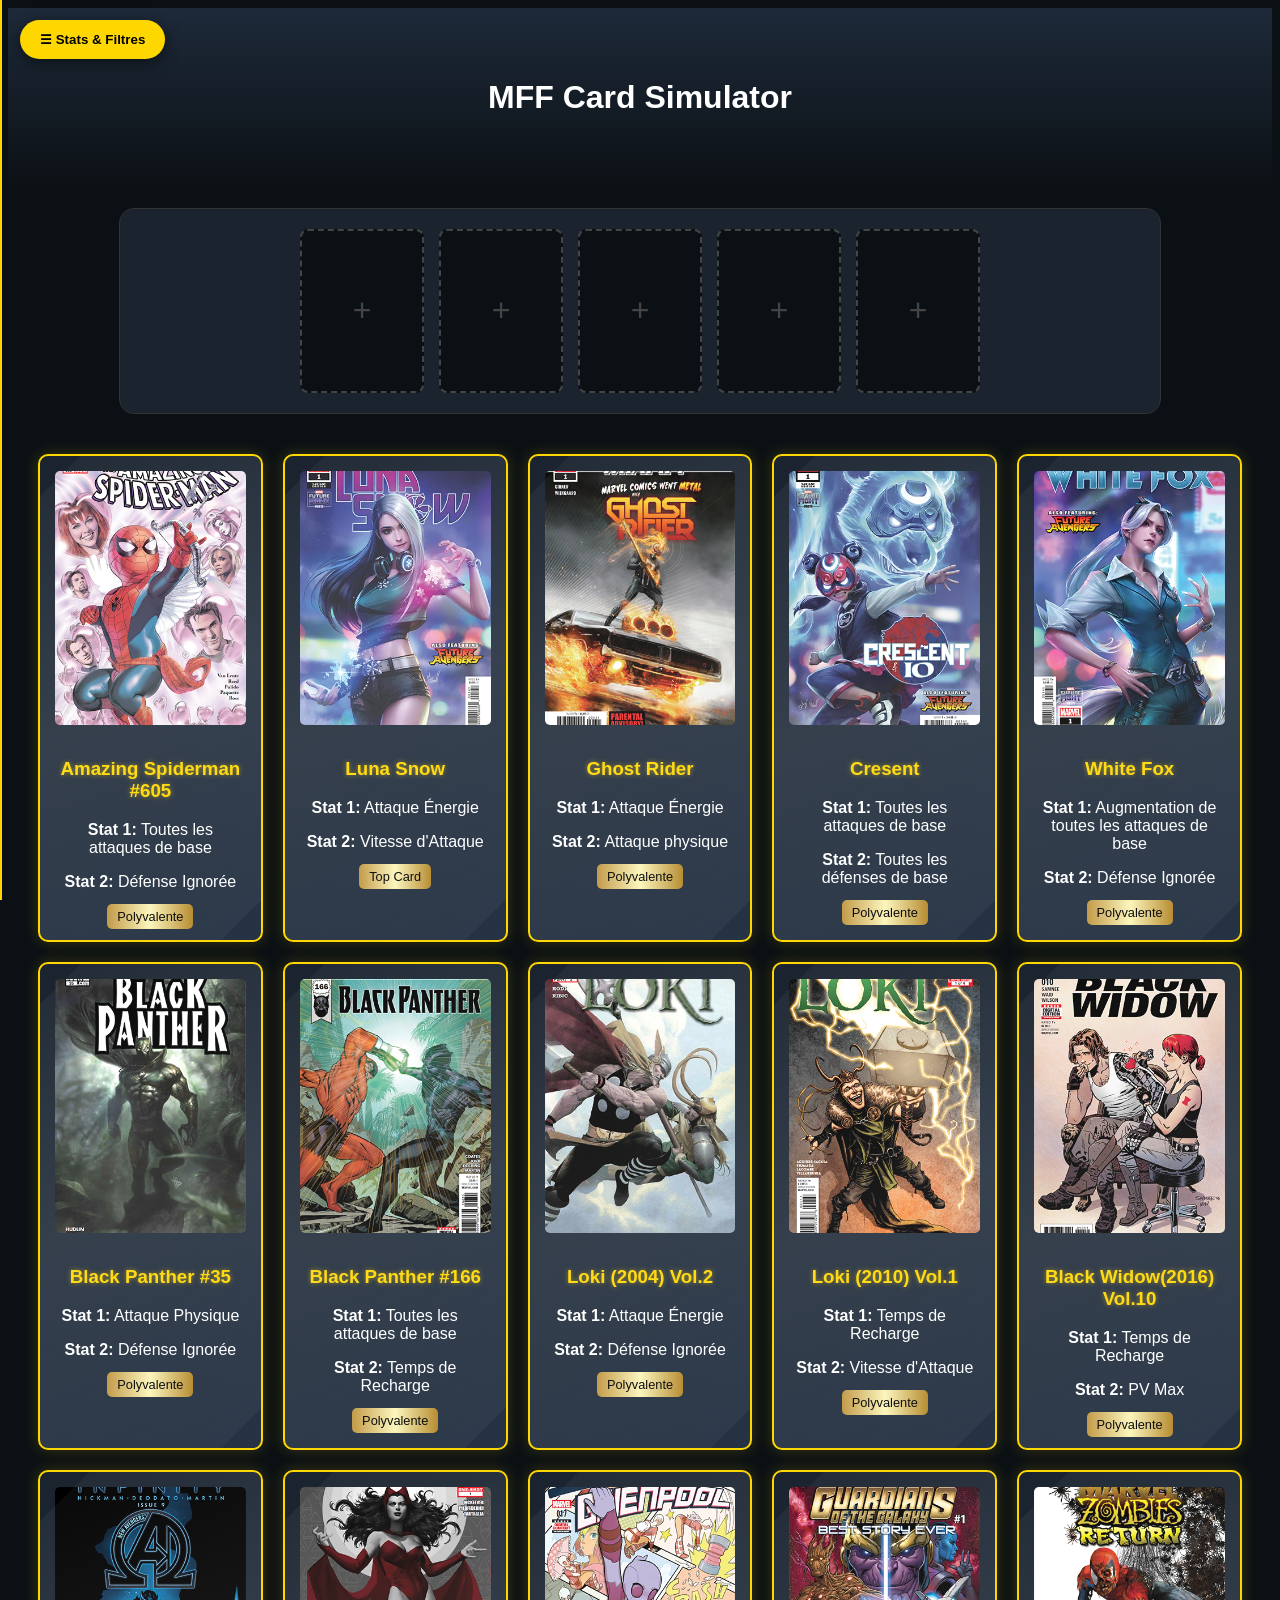
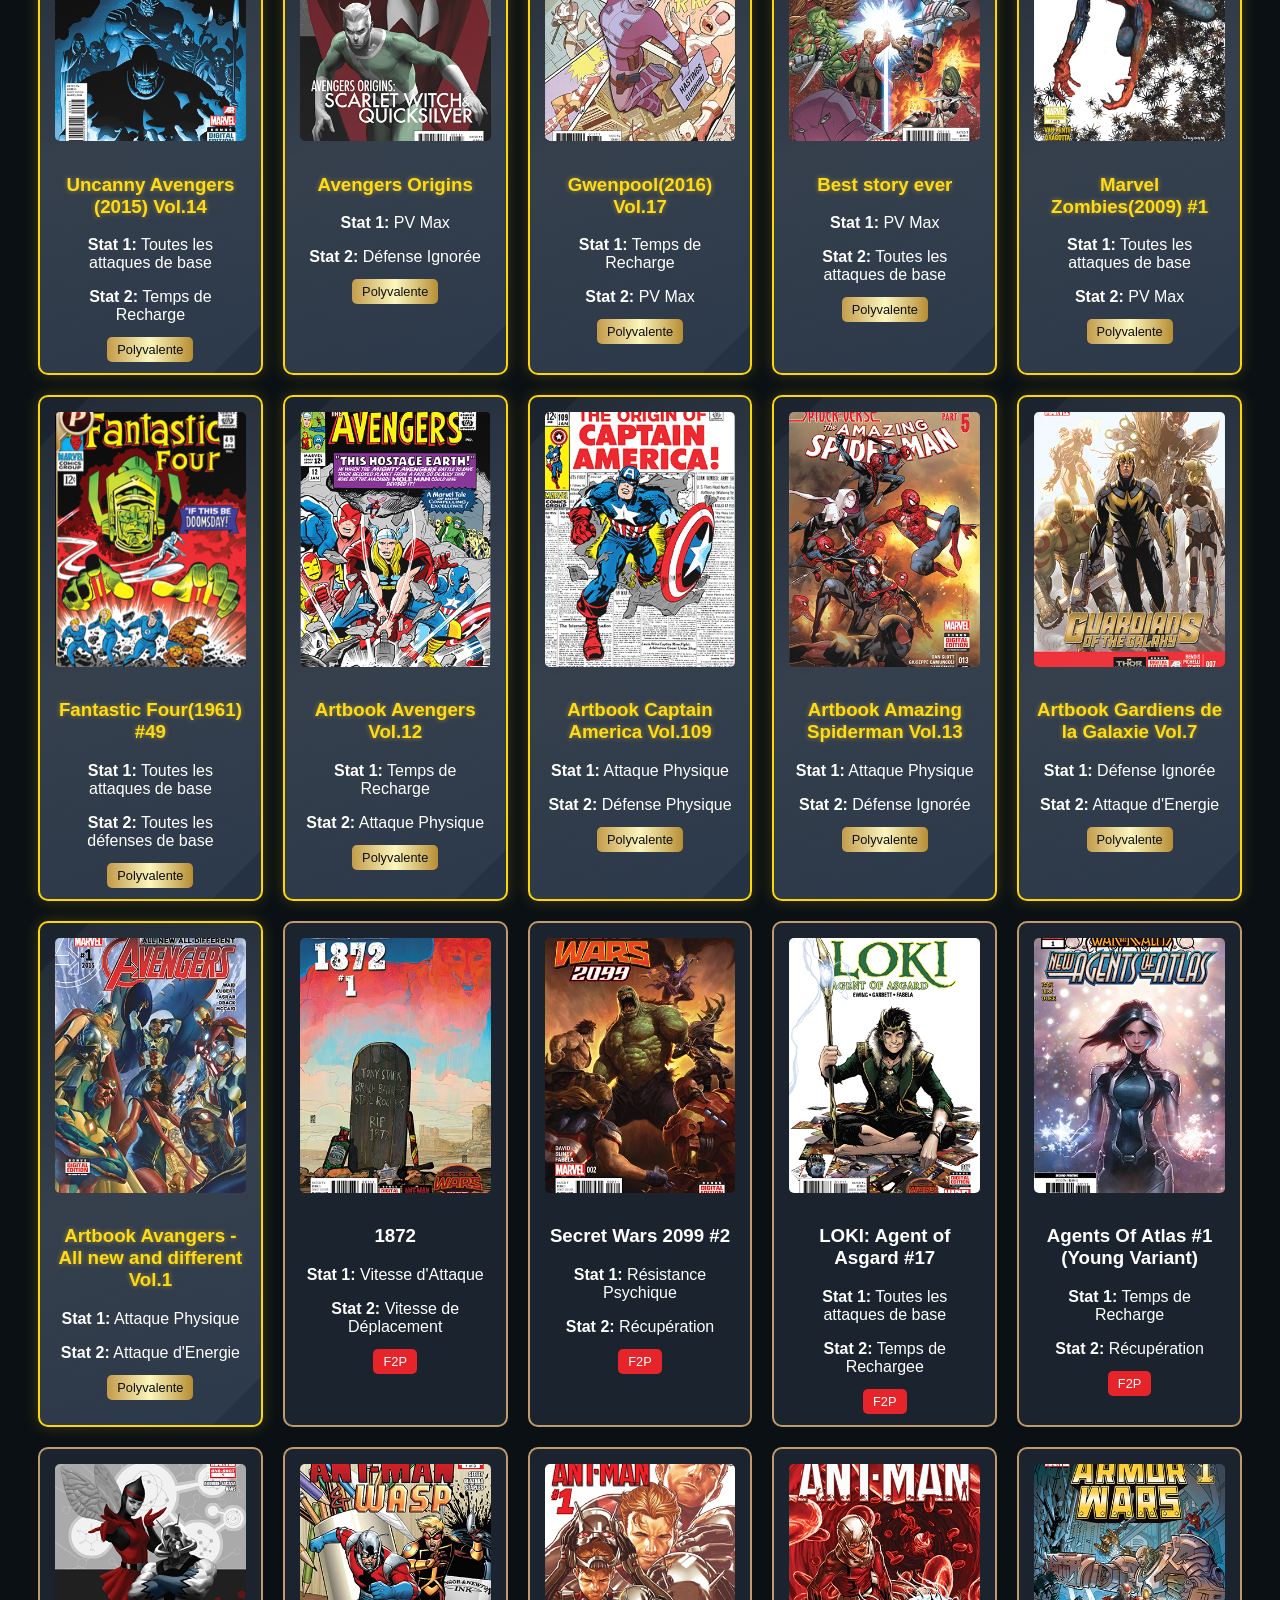
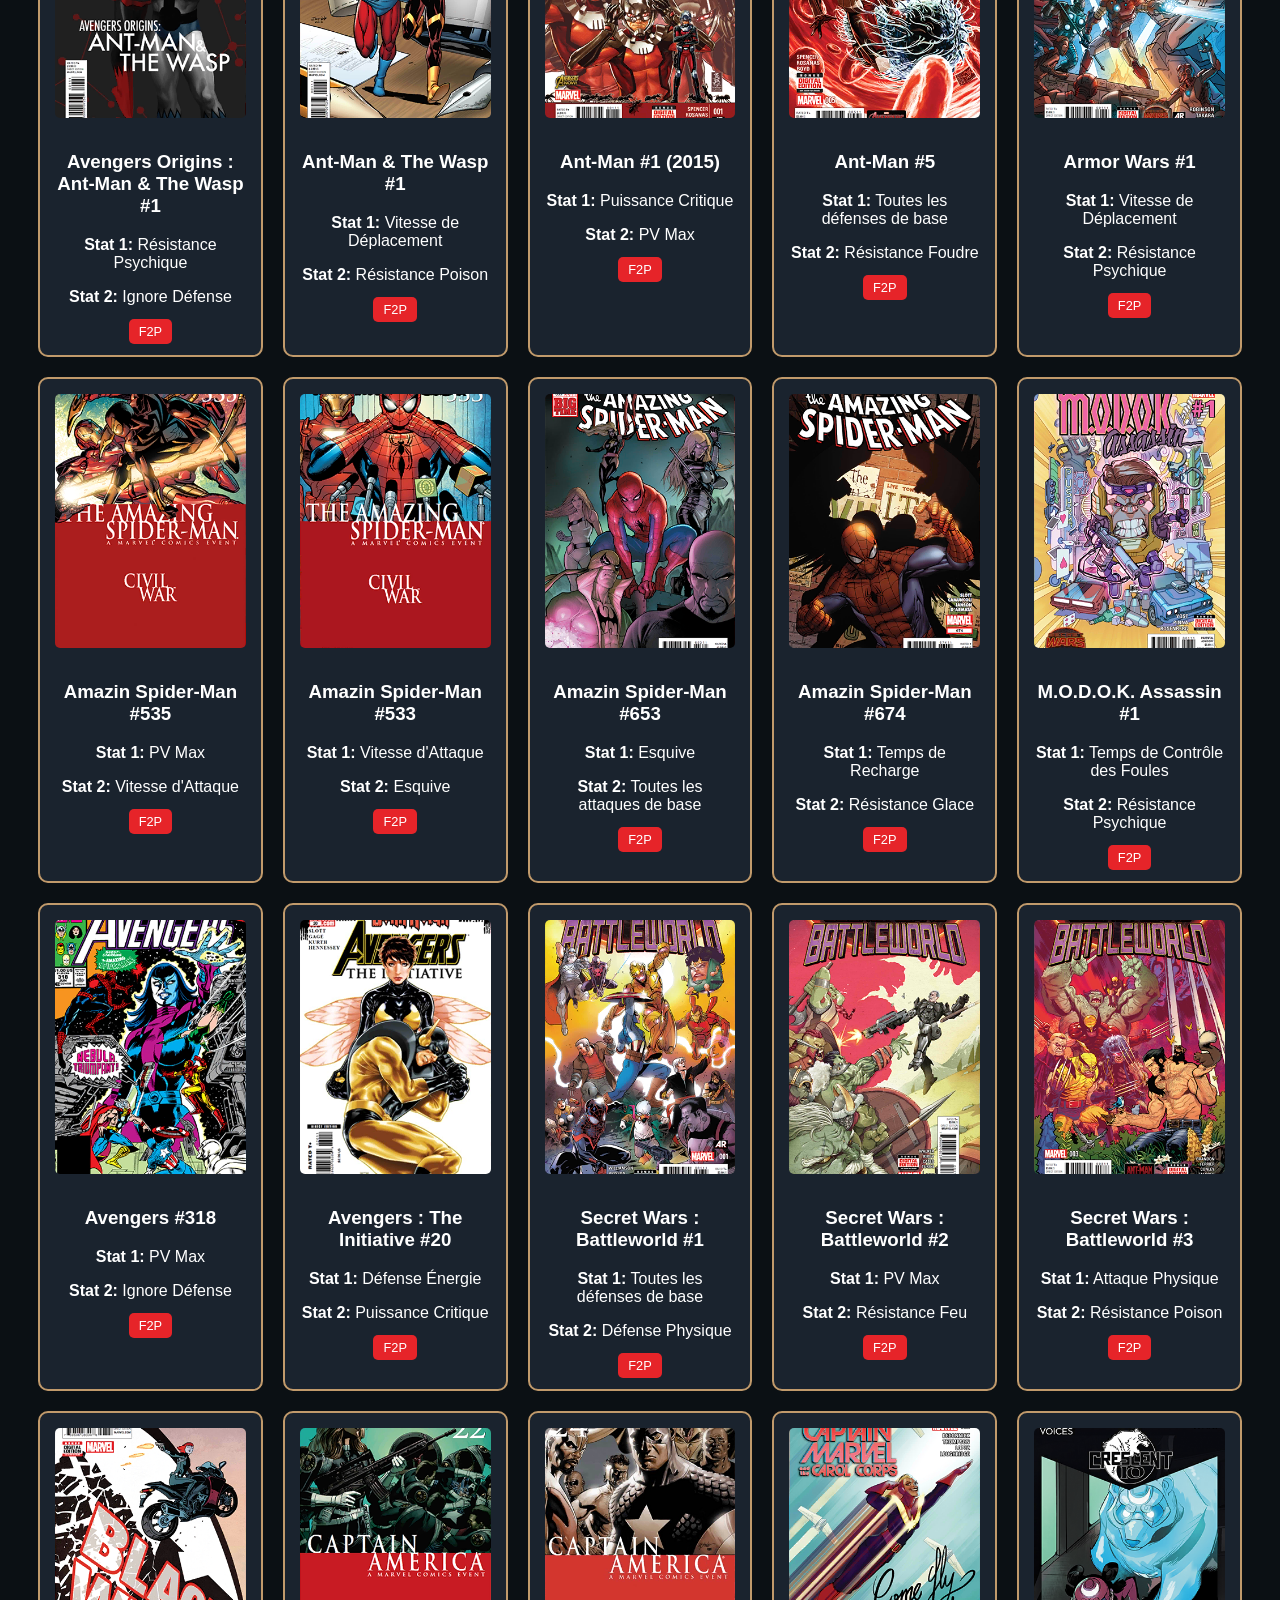
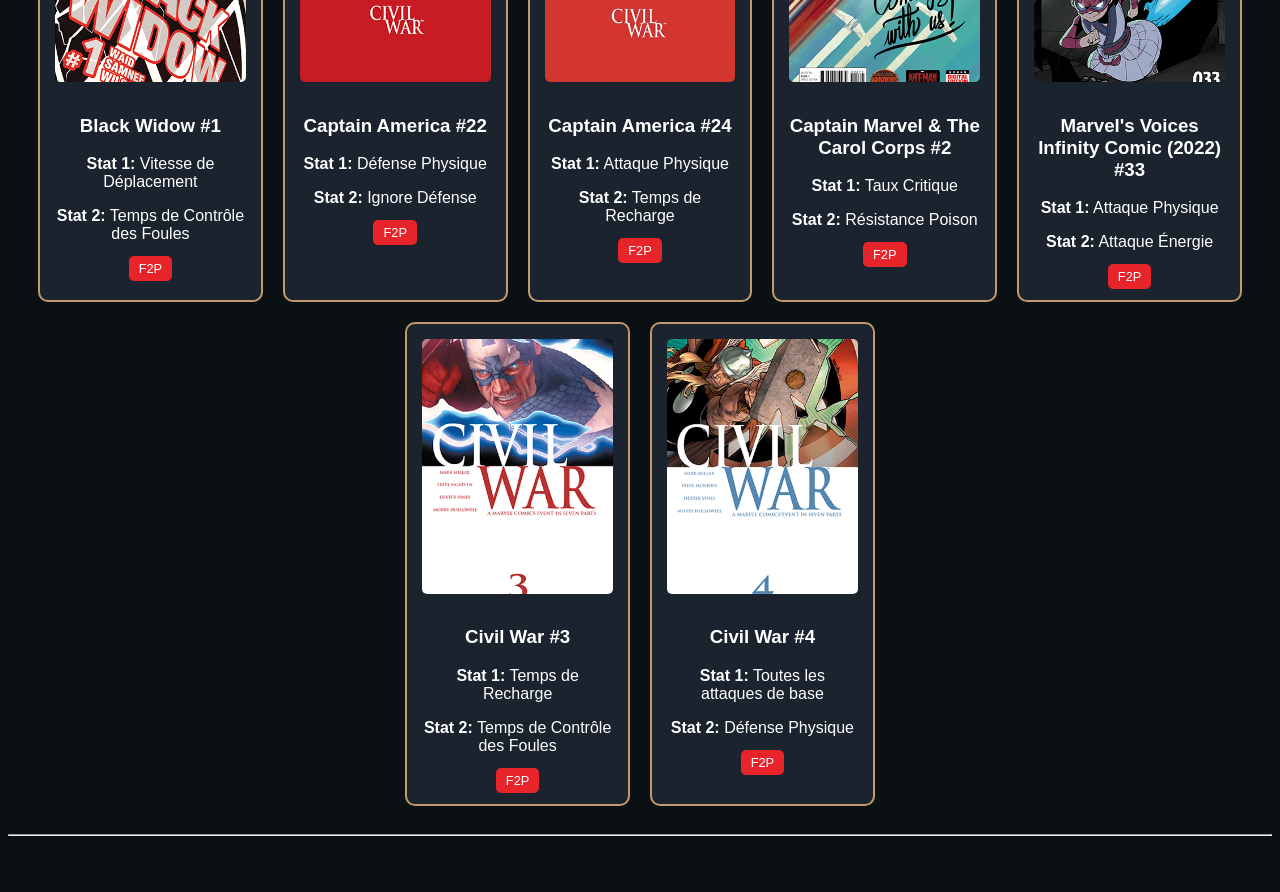
<file: index.html>
<!DOCTYPE html>
<html lang="fr">
<head>
    <meta charset="UTF-8">
    <title>MFF Card Simulator</title>
    <link rel="stylesheet" href="style.css">
</head>
<body>
 <!-- Bouton Menu (Flottant) -->
<button class="open-btn" onclick="toggleNav()">☰ Stats & Filtres</button>

<!-- Menu Latéral -->
<div id="mySidebar" class="sidebar">
    <a href="javascript:void(0)" class="closebtn" onclick="toggleNav()">×</a>
    
    <div class="sidebar-content">
        <h2 style="color: #ffd700; padding: 0 20px;">CALCULATEUR</h2>
        
        <!-- Zone des Stats Totales -->
        <div class="mini-stats-panel">
            <div class="stat-row">
                <span>Attaque Totale:</span>
                <span id="side-total-att" class="val">0%</span>
            </div>
            <div class="stat-row">
                <span>Perforation:</span>
                <span id="side-total-pierce" class="val">0%</span>
            </div>
            <div class="stat-row">
                <span>Recharge:</span>
                <span id="side-total-scd" class="val">0%</span>
            </div>
        </div>

        <hr style="border: 0.5px solid #333; margin: 20px;">

        <h2 style="color: #ffd700; padding: 0 20px;">FILTRES</h2>
        <div class="filter-group">
            <button class="filter-btn" onclick="filterCards('all')">Toutes</button>
            <button class="filter-btn" onclick="filterCards('premium')">Premium Only</button>
            <button class="filter-btn" onclick="filterCards('normale')">Normale</button>
            <button class="filter-btn" onclick="filterCards('normale')">Promo</button>
        </div>
    </div>
</div>

<!-- Contenu Principal -->
<div id="main">
    <header>
        <h1>MFF Card Simulator</h1>
    </header>

    <!-- Ta section Deck (les 5 slots) -->
    <section class="my-deck-section">
        <div class="deck-slots" id="deck-slots">
            <div class="slot" id="slot-0" onclick="removeCard(0)">+</div>
            <div class="slot" id="slot-1" onclick="removeCard(1)">+</div>
            <div class="slot" id="slot-2" onclick="removeCard(2)">+</div>
            <div class="slot" id="slot-3" onclick="removeCard(3)">+</div>
            <div class="slot" id="slot-4" onclick="removeCard(4)">+</div>
        </div>
    </section>

    <!-- Grille de cartes -->
    <div class="card-container" id="cards-grid"></div>
</div>

<hr>

    <section class="card-container" id="cards-grid">
    </section>
<script>
    // 1. On déclare les variables globales en haut
    let myDeck = [null, null, null, null, null];

    // 2.Ouverture du menu
    let sidebarOpen = false;

        function toggleNav() {
            if (!sidebarOpen) {
                document.getElementById("mySidebar").style.width = "250px";
                document.getElementById("main").style.marginLeft = "250px";
                sidebarOpen = true;
            } else {
                document.getElementById("mySidebar").style.width = "0";
                document.getElementById("main").style.marginLeft= "0";
                sidebarOpen = false;
            }
        }

    // 3. On définit les fonctions de gestion du deck (accessibles partout)
    function addToDeck(nom, image) {
        const emptySlotIndex = myDeck.indexOf(null);
        if (emptySlotIndex !== -1) {
            myDeck[emptySlotIndex] = { nom, image };
            updateDeckUI();
        } else {
            alert("Votre deck est déjà plein ! Retirez une carte d'abord.");
        }
    }

    function removeCard(index) {
        myDeck[index] = null;
        updateDeckUI();
    }

    function updateDeckUI() {
        const slots = document.querySelectorAll('.slot');
        myDeck.forEach((card, index) => {
            if (card) {
                // On ajoute l'image et on garde le clic pour pouvoir la retirer
                slots[index].innerHTML = `<img src="${card.image}" title="${card.nom}" style="width:100%; height:100%; object-fit:cover;">`;
                slots[index].classList.add('active');
            } else {
                slots[index].innerHTML = "+";
                slots[index].classList.remove('active');
            }
        });
    }

    // 4. On charge les données JSON
    fetch('data.json')
        .then(response => response.json())
        .then(data => {
            const container = document.getElementById('cards-grid');
            
            data.forEach(carte => {
                // Utilisation de backticks ` pour injecter les variables
                const cardHTML = `
                    <div class="card ${carte.type}" onclick="addToDeck('${carte.nom.replace(/'/g, "\\'")}', '${carte.image}')" style="cursor:pointer;">
                        <img src="${carte.image}" alt="${carte.nom}">
                        <h3>${carte.nom}</h3>
                        <p><strong>Stat 1:</strong> ${carte.stat1}</p>
                        <p><strong>Stat 2:</strong> ${carte.stat2}</p>
                        <span class="tag">${carte.tag}</span>
                    </div>
                `;
                container.innerHTML += cardHTML;
            });
        })
        .catch(error => console.error("Erreur de chargement :", error));
</script>
</body>
</html>
</file>
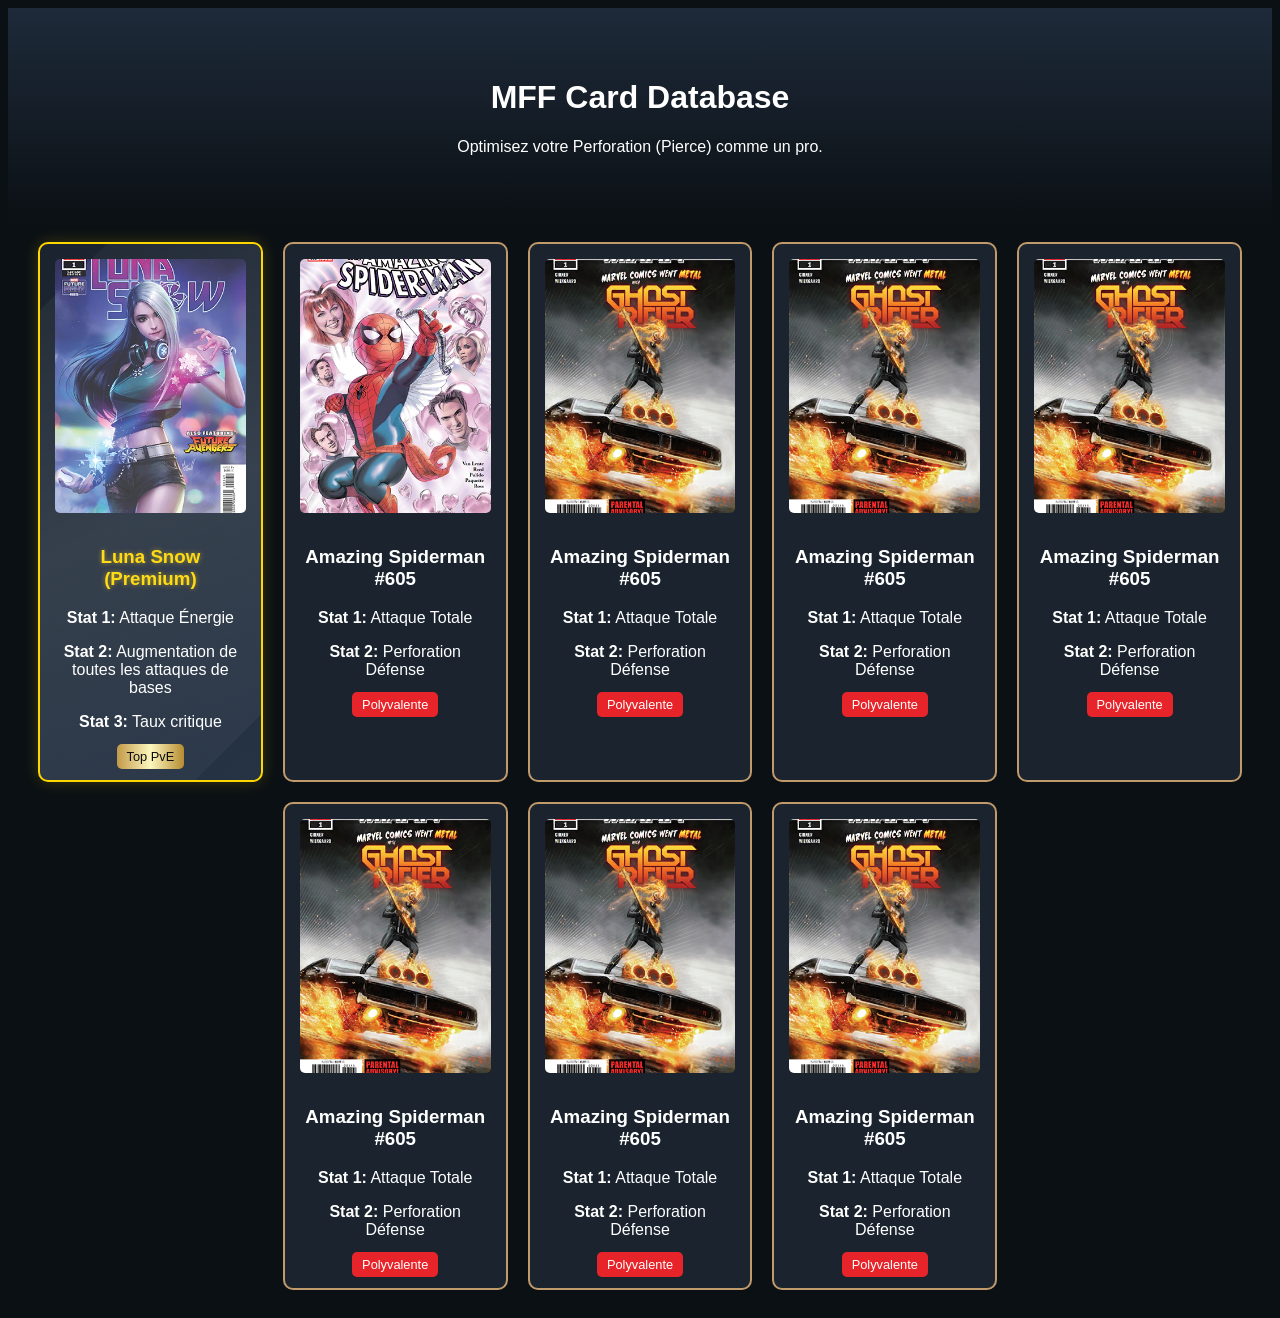
<file: index-backup.html>
<!DOCTYPE html>
<html lang="fr">
<head>
    <meta charset="UTF-8">
    <title>MFF Card Master</title>
    <link rel="stylesheet" href="style.css">
</head>
<body>
    <header>
        <h1>MFF Card Database</h1>
        <p>Optimisez votre Perforation (Pierce) comme un pro.</p>
    </header>

    <section class="card-container">
        <!-- Carte Luna Snow -->
        <div class="card premium">
            <img src="Cards_files/lunasnow.png" alt="Luna Snow P-Card">
            <h3>Luna Snow (Premium)</h3>
            <p><strong>Stat 1:</strong> Attaque Énergie</p>
            <p><strong>Stat 2:</strong> Augmentation de toutes les attaques de bases</p>
            <p><strong>Stat 3:</strong> Taux critique</p>
            <span class="tag">Top PvE</span>
        </div>

        <!-- Carte Spidey -->
        <div class="card p-card">
            <img src="Cards_files/babyspidey.png" alt="Spider-Man P-Card">
            <h3>Amazing Spiderman #605</h3>
            <p><strong>Stat 1:</strong> Attaque Totale</p>
            <p><strong>Stat 2:</strong> Perforation Défense</p>
            <span class="tag">Polyvalente</span>
        </div>

        <!-- Ghost Rider -->
        <div class="card p-card">
            <img src="Cards_files/whifgr.png" alt="Spider-Man P-Card">
            <h3>Amazing Spiderman #605</h3>
            <p><strong>Stat 1:</strong> Attaque Totale</p>
            <p><strong>Stat 2:</strong> Perforation Défense</p>
            <span class="tag">Polyvalente</span>
        </div>

        <!-- Ghost Rider -->
        <div class="card p-card">
            <img src="Cards_files/whifgr.png" alt="Spider-Man P-Card">
            <h3>Amazing Spiderman #605</h3>
            <p><strong>Stat 1:</strong> Attaque Totale</p>
            <p><strong>Stat 2:</strong> Perforation Défense</p>
            <span class="tag">Polyvalente</span>
        </div>

        <!-- Ghost Rider -->
        <div class="card p-card">
            <img src="Cards_files/whifgr.png" alt="Spider-Man P-Card">
            <h3>Amazing Spiderman #605</h3>
            <p><strong>Stat 1:</strong> Attaque Totale</p>
            <p><strong>Stat 2:</strong> Perforation Défense</p>
            <span class="tag">Polyvalente</span>
        </div>

        <!-- Ghost Rider -->
        <div class="card p-card">
            <img src="Cards_files/whifgr.png" alt="Spider-Man P-Card">
            <h3>Amazing Spiderman #605</h3>
            <p><strong>Stat 1:</strong> Attaque Totale</p>
            <p><strong>Stat 2:</strong> Perforation Défense</p>
            <span class="tag">Polyvalente</span>
        </div>

        <!-- Ghost Rider -->
        <div class="card p-card">
            <img src="Cards_files/whifgr.png" alt="Spider-Man P-Card">
            <h3>Amazing Spiderman #605</h3>
            <p><strong>Stat 1:</strong> Attaque Totale</p>
            <p><strong>Stat 2:</strong> Perforation Défense</p>
            <span class="tag">Polyvalente</span>
        </div>

        <!-- Ghost Rider -->
        <div class="card p-card">
            <img src="Cards_files/whifgr.png" alt="Spider-Man P-Card">
            <h3>Amazing Spiderman #605</h3>
            <p><strong>Stat 1:</strong> Attaque Totale</p>
            <p><strong>Stat 2:</strong> Perforation Défense</p>
            <span class="tag">Polyvalente</span>
        </div>



    </section>
</body>
</html>
</file>
<file: style.css>
body {
    background-color: #0b1014; /* Bleu très sombre */
    color: white;
    font-family: 'Segoe UI', sans-serif;
    text-align: center;
}

header {
    padding: 50px;
    background: linear-gradient(to bottom, #1e2a3a, #0b1014);
}

.card-container {
    display: flex;
    flex-wrap: wrap;
    justify-content: center;
    gap: 20px;
    padding: 20px;
    max-width: 1400px;
    margin: 0 auto;
}

.card {
    background-color: #1a232e;
    border: 2px solid #c19a6b; /* Bordure dorée pour le côté Premium */
    border-radius: 10px;
    padding: 15px;
    width: calc(20% - 20px);
    min-width: 200px;
    box-sizing: border-box;
    transition: transform 0.3s;
}

/* Style spécifique pour les cartes Premium */
.card.premium {
    border: 2px solid #ffd700; /* Un jaune or plus vif */
    background: linear-gradient(145deg, #1a232e, #253345); /* Un fond un peu plus clair */
    box-shadow: 0 0 15px rgba(255, 215, 0, 0.2); /* Lueur dorée autour de la carte */
    position: relative;
    overflow: hidden;
}

/* Petit effet de reflet brillant qui passe sur la carte */
.card.premium::after {
    content: "";
    position: absolute;
    top: -50%;
    left: -50%;
    width: 200%;
    height: 200%;
    background: linear-gradient(
        to bottom right, 
        rgba(255, 255, 255, 0) 0%, 
        rgba(255, 255, 255, 0.1) 50%, 
        rgba(255, 255, 255, 0) 100%
    );
    transform: rotate(45deg);
    transition: all 0.6s;
    pointer-events: none;
}

/* Animation du reflet quand on passe la souris */
.card.premium:hover::after {
    left: 100%;
    top: 100%;
}

/* Changer la couleur du titre pour les Premium */
.card.premium h3 {
    color: #ffd700;
    text-shadow: 0 0 5px rgba(255, 215, 0, 0.5);
}

/* Style spécial pour le badge P-CARD */
.card.premium .tag {
    background: linear-gradient(to right, #bf953f, #fcf6ba, #b38728);
    color: #000;
    border: none;
}

/* Creer un deck de 5 cartes */
.my-deck-section {
    background-color: #1a232e;
    padding: 20px;
    margin: 20px auto;
    max-width: 1000px;
    border-radius: 15px;
    border: 1px solid #333;
}

.deck-slots {
    display: flex;
    justify-content: center;
    gap: 15px;
}

.slot {
    width: 120px;
    height: 160px;
    border: 2px dashed #444;
    border-radius: 8px;
    display: flex;
    align-items: center;
    justify-content: center;
    color: #444;
    font-size: 2em;
    cursor: pointer;
    overflow: hidden; /* Pour que l'image ne dépasse pas */
    background-color: #0b1014;
}

.slot img {
    width: 100%;
    height: 100%;
    object-fit: cover;
}

.slot.active {
    border: 2px solid #ffd700;
}



/* Fin construction de deck */

.card img {
    width: 100%;        /* L'image prend toute la largeur de la carte */
    aspect-ratio: 3 / 4; /* Ratio vertical type carte de comics */
    object-fit: cover;  /* Remplit le cadre sans déformer l'image */
    border-radius: 5px; /* Petit arrondi pour le style */
    margin-bottom: 10px; /* Espace entre l'image et le texte */
}

.card:hover {
    transform: scale(1.05); /* Effet de zoom au survol */
}

.tag {
    background-color: #e62429; /* Rouge Marvel */
    padding: 5px 10px;
    border-radius: 5px;
    font-size: 0.8em;
}

/* Sidebar Style */
.sidebar {
    height: 100%;
    width: 0;
    position: fixed;
    z-index: 1000;
    top: 0;
    left: 0;
    background-color: #0b1014;
    overflow-x: hidden;
    transition: 0.4s cubic-bezier(0.4, 0, 0.2, 1);
    border-right: 2px solid #ffd700;
}

.mini-stats-panel {
    padding: 20px;
    background: #1a232e;
    margin: 10px;
    border-radius: 8px;
}

.stat-row {
    display: flex;
    justify-content: space-between;
    margin-bottom: 10px;
    font-size: 0.9rem;
    color: #a0a0a0;
}

.stat-row .val {
    color: #00ff00;
    font-weight: bold;
}

.filter-btn {
    display: block;
    width: 80%;
    margin: 10px auto;
    padding: 10px;
    background: #e62429;
    color: white;
    border: none;
    border-radius: 4px;
    cursor: pointer;
    font-weight: bold;
}

.filter-btn:hover {
    background: #ff3131;
}

/* Ajustement du bouton d'ouverture */
.open-btn {
    position: fixed;
    top: 20px;
    left: 20px;
    z-index: 900;
    background: #ffd700;
    color: black;
    border: none;
    padding: 12px 20px;
    font-weight: bold;
    border-radius: 30px;
    box-shadow: 0 4px 15px rgba(0,0,0,0.5);
    cursor: pointer;
}
</file>
